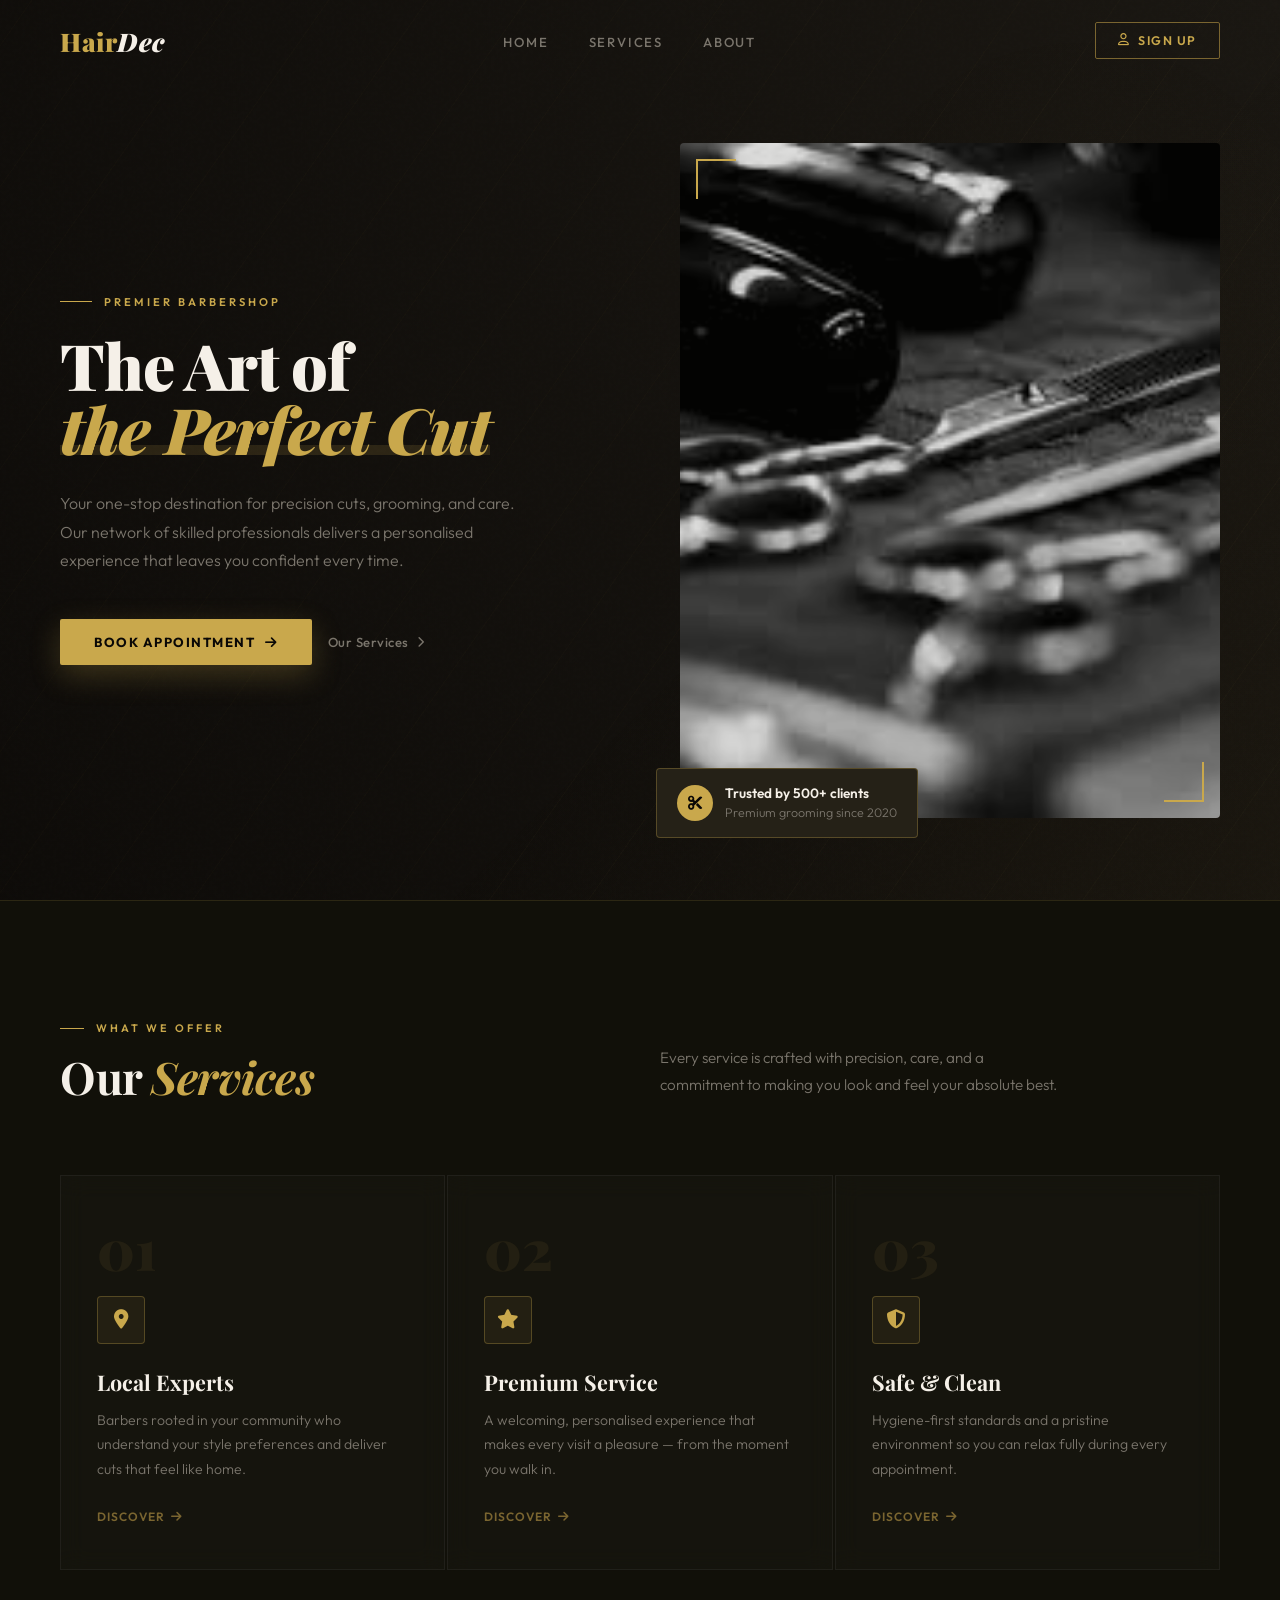
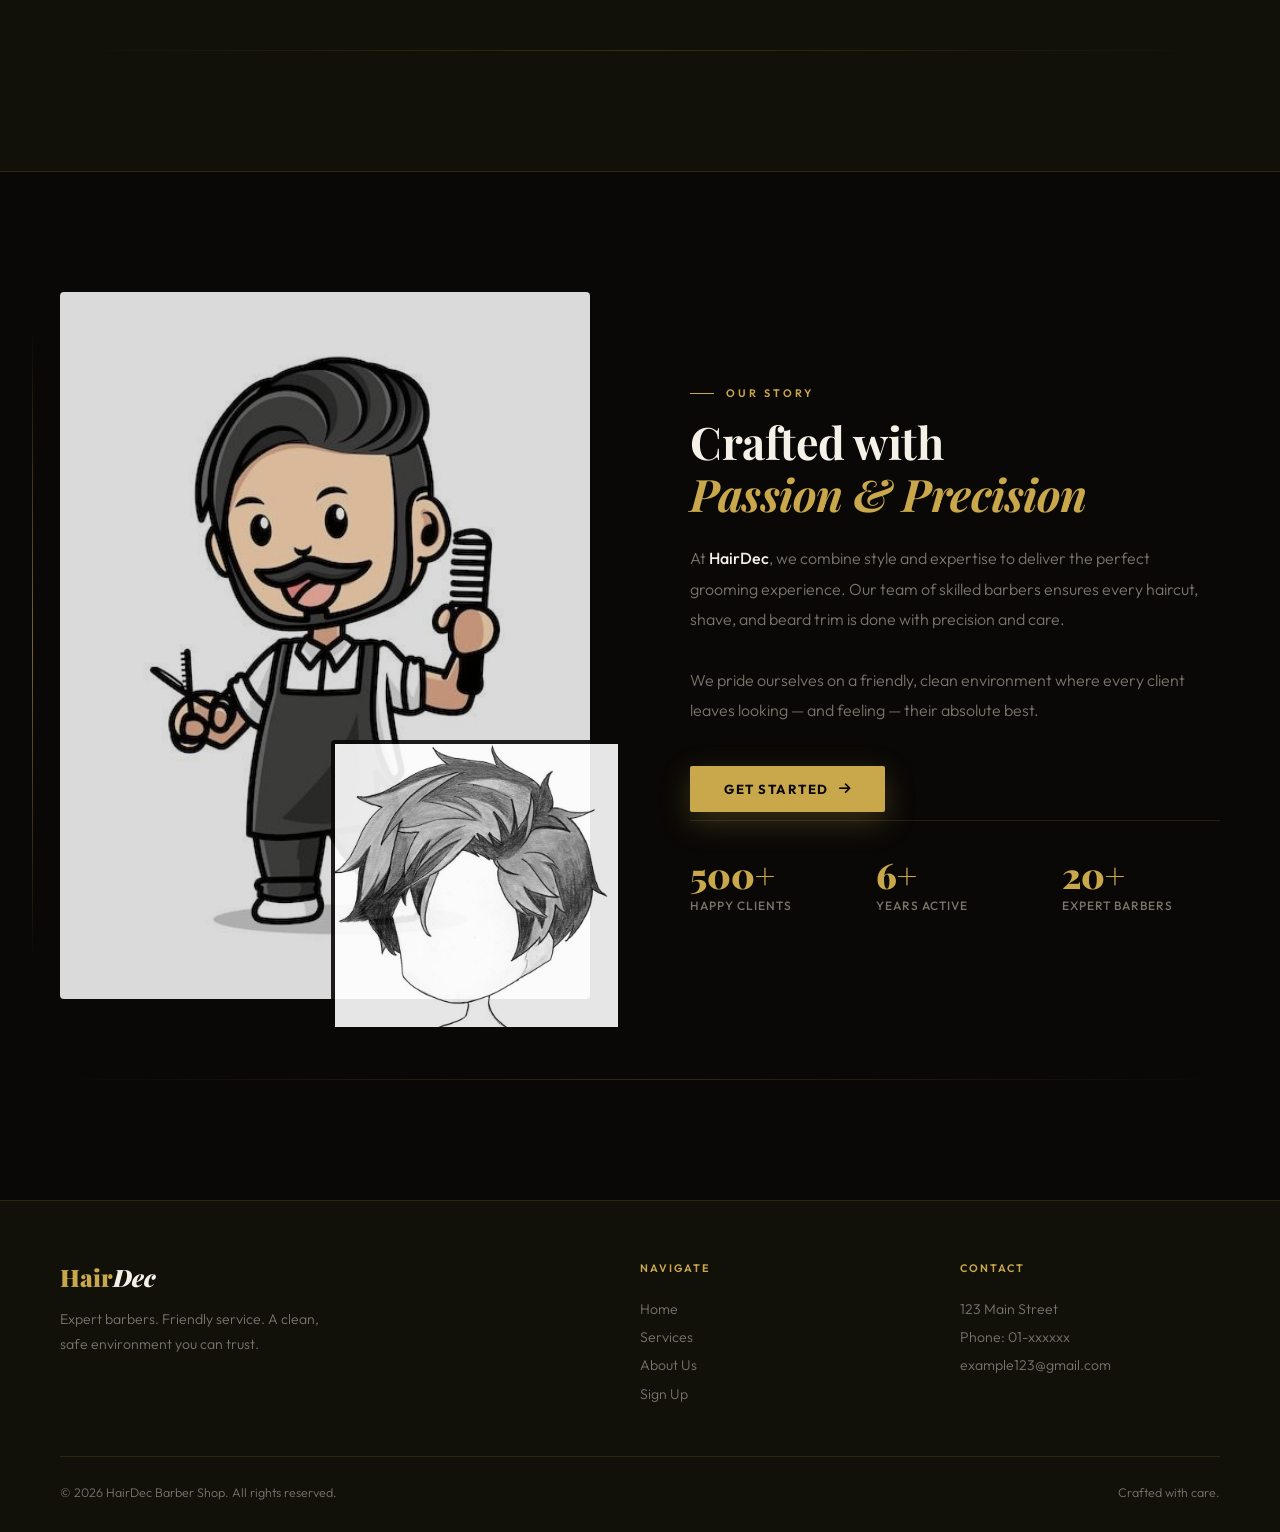
<file: index.html>
<!DOCTYPE html>
<html lang="en">
<head>
    <meta charset="UTF-8">
    <meta name="viewport" content="width=device-width, initial-scale=1.0">
    <title>HairDec — Premier Barbershop</title>
    <link rel="preconnect" href="https://fonts.googleapis.com">
    <link href="https://fonts.googleapis.com/css2?family=Playfair+Display:ital,wght@0,400;0,700;0,900;1,400;1,700&family=Outfit:wght@300;400;500;600&display=swap" rel="stylesheet">
    <link rel="stylesheet" href="https://cdnjs.cloudflare.com/ajax/libs/font-awesome/6.6.0/css/all.min.css" crossorigin="anonymous" referrerpolicy="no-referrer" />
    <style>
    *, *::before, *::after { box-sizing: border-box; margin: 0; padding: 0; }

    :root {
        --black:   #0a0806;
        --dark:    #111009;
        --dark2:   #1a1712;
        --dark3:   #252117;
        --gold:    #c9a84c;
        --gold2:   #e8c96a;
        --gold-dim:#7a6530;
        --cream:   #f5f0e8;
        --text:    #d4cfc6;
        --muted:   #7a756c;
        --border:  rgba(201,168,76,0.15);
        --border2: rgba(201,168,76,0.3);
    }

    html { scroll-behavior: smooth; }

    body {
        font-family: 'Outfit', sans-serif;
        background: var(--black);
        color: var(--text);
        overflow-x: hidden;
        
    }

    /* ── Custom cursor ── */
    .cursor {
        width: 8px; height: 8px;
        background: var(--gold);
        border-radius: 50%;
        position: fixed; top: 0; left: 0;
        pointer-events: none; z-index: 9999;
        transition: transform 0.15s ease;
    }
    .cursor-ring {
        width: 32px; height: 32px;
        border: 1px solid rgba(201,168,76,0.5);
        border-radius: 50%;
        position: fixed; top: 0; left: 0;
        pointer-events: none; z-index: 9998;
        transition: transform 0.08s ease, width 0.2s, height 0.2s, opacity 0.2s;
    }

    /* ── Noise overlay ── */
    body::before {
        content: '';
        position: fixed; inset: 0;
        background-image: url("data:image/svg+xml,%3Csvg viewBox='0 0 256 256' xmlns='http://www.w3.org/2000/svg'%3E%3Cfilter id='noise'%3E%3CfeTurbulence type='fractalNoise' baseFrequency='0.9' numOctaves='4' stitchTiles='stitch'/%3E%3C/filter%3E%3Crect width='100%25' height='100%25' filter='url(%23noise)' opacity='0.04'/%3E%3C/svg%3E");
        opacity: 0.35;
        pointer-events: none; z-index: 1;
    }

    /* ─────────────── NAVBAR ─────────────── */
    .navbar {
        position: fixed; top: 0; left: 0; right: 0;
        z-index: 100;
        display: flex; align-items: center; justify-content: space-between;
        padding: 22px 60px;
        transition: background 0.4s, padding 0.4s, backdrop-filter 0.4s;
    }
    .navbar.scrolled {
        background: rgba(10,8,6,0.88);
        backdrop-filter: blur(16px);
        padding: 14px 60px;
        border-bottom: 1px solid var(--border);
    }
    .nav-logo {
        font-family: 'Playfair Display', serif;
        font-size: 1.6rem;
        font-weight: 900;
        color: var(--gold);
        letter-spacing: 0.5px;
        text-decoration: none;
    }
    .nav-logo span { color: var(--cream); font-style: italic; }
    .nav-links {
        display: flex; gap: 40px; list-style: none;
    }
    .nav-links a {
        color: var(--muted);
        text-decoration: none;
        font-size: 0.82rem;
        font-weight: 500;
        letter-spacing: 1.8px;
        text-transform: uppercase;
        transition: color 0.2s;
        position: relative;
    }
    .nav-links a::after {
        content: '';
        position: absolute; bottom: -4px; left: 0; right: 0;
        height: 1px; background: var(--gold);
        transform: scaleX(0); transform-origin: left;
        transition: transform 0.25s ease;
    }
    .nav-links a:hover { color: var(--gold); }
    .nav-links a:hover::after { transform: scaleX(1); }
    .nav-cta {
        display: flex; align-items: center; gap: 8px;
        padding: 10px 22px;
        background: transparent;
        border: 1px solid var(--gold-dim);
        border-radius: 2px;
        color: var(--gold);
        font-family: 'Outfit', sans-serif;
        font-size: 0.78rem;
        font-weight: 600;
        letter-spacing: 1.5px;
        text-transform: uppercase;
        text-decoration: none;
        
        transition: background 0.2s, color 0.2s, border-color 0.2s;
    }
    .nav-cta:hover {
        background: var(--gold);
        border-color: var(--gold);
        color: var(--black);
    }

    /* ─────────────── HERO ─────────────── */
    #home {
        min-height: 100vh;
        display: flex; align-items: center;
        position: relative;
        overflow: hidden;
        padding: 140px 60px 80px;
    }

    /* diagonal gold line background */
    #home::before {
        content: '';
        position: absolute; inset: 0;
        background:
            linear-gradient(135deg, transparent 60%, rgba(201,168,76,0.04) 100%),
            repeating-linear-gradient(
                -55deg,
                transparent,
                transparent 80px,
                rgba(201,168,76,0.02) 80px,
                rgba(201,168,76,0.02) 81px
            );
        pointer-events: none;
    }
    /* top right glow */
    #home::after {
        content: '';
        position: absolute;
        top: -100px; right: -100px;
        width: 600px; height: 600px;
        background: radial-gradient(circle, rgba(201,168,76,0.07) 0%, transparent 65%);
        pointer-events: none;
    }

    .hero-inner {
        position: relative; z-index: 2;
        max-width: 1200px; margin: 0 auto; width: 100%;
        display: grid;
        grid-template-columns: 1fr 1fr;
        gap: 80px;
        align-items: center;
    }

    .hero-eyebrow {
        display: flex; align-items: center; gap: 12px;
        font-size: 0.7rem; font-weight: 600;
        letter-spacing: 3px; text-transform: uppercase;
        color: var(--gold);
        margin-bottom: 24px;
        animation: fadeUp 0.8s ease both;
    }
    .hero-eyebrow::before {
        content: '';
        width: 32px; height: 1px; background: var(--gold);
    }

    .hero-title {
        font-family: 'Playfair Display', serif;
        font-size: clamp(3rem, 5vw, 5.2rem);
        font-weight: 900;
        line-height: 1.0;
        letter-spacing: -1px;
        color: var(--cream);
        margin-bottom: 28px;
        animation: fadeUp 0.8s ease 0.1s both;
    }
    .hero-title em {
        font-style: italic;
        color: var(--gold);
        display: block;
    }

    .hero-desc {
        font-size: 1rem;
        font-weight: 300;
        line-height: 1.8;
        color: var(--muted);
        max-width: 460px;
        margin-bottom: 44px;
        animation: fadeUp 0.8s ease 0.2s both;
    }

    .hero-actions {
        display: flex; gap: 16px; align-items: center;
        animation: fadeUp 0.8s ease 0.3s both;
    }

    .btn-primary {
        display: inline-flex; align-items: center; gap: 10px;
        padding: 15px 34px;
        background: var(--gold);
        color: var(--black);
        font-family: 'Outfit', sans-serif;
        font-size: 0.82rem; font-weight: 700;
        letter-spacing: 1.5px; text-transform: uppercase;
        text-decoration: none;
        border: none; border-radius: 2px;
        
        transition: background 0.2s, transform 0.15s;
        position: relative; overflow: hidden;
    }
    .btn-primary::after {
        content: '';
        position: absolute; inset: 0;
        background: rgba(255,255,255,0.15);
        transform: translateX(-110%) skewX(-15deg);
        transition: transform 0.4s ease;
    }
    .btn-primary:hover::after { transform: translateX(110%) skewX(-15deg); }
    .btn-primary:hover { transform: translateY(-2px); }

    .btn-ghost {
        display: inline-flex; align-items: center; gap: 8px;
        color: var(--muted);
        font-size: 0.82rem; font-weight: 500;
        letter-spacing: 0.5px;
        text-decoration: none;
        
        transition: color 0.2s;
    }
    .btn-ghost i { font-size: 0.7rem; transition: transform 0.2s; }
    .btn-ghost:hover { color: var(--cream); }
    .btn-ghost:hover i { transform: translateX(4px); }

    /* Hero visual side */
    .hero-visual {
        position: relative;
        animation: fadeIn 1s ease 0.2s both;
    }
    .hero-frame {
        position: relative;
        border-radius: 4px;
        overflow: hidden;
        aspect-ratio: 4/5;
        background: var(--dark2);
    }
    .hero-frame img {
        width: 100%; height: 100%;
        object-fit: cover;
        display: block;
        opacity: 0.85;
        transition: transform 6s ease;
    }
    .hero-frame:hover img { transform: scale(1.04); }

    /* gold corner accents */
    .hero-frame::before,
    .hero-frame::after {
        content: '';
        position: absolute;
        width: 40px; height: 40px;
        border-color: var(--gold);
        border-style: solid;
        z-index: 2;
    }
    .hero-frame::before { top: 16px; left: 16px; border-width: 2px 0 0 2px; }
    .hero-frame::after  { bottom: 16px; right: 16px; border-width: 0 2px 2px 0; }

    .hero-tag {
        position: absolute;
        bottom: -20px; left: -24px;
        background: var(--dark3);
        border: 1px solid var(--border2);
        border-radius: 4px;
        padding: 14px 20px;
        display: flex; align-items: center; gap: 12px;
        backdrop-filter: blur(10px);
        z-index: 3;
    }
    .hero-tag-icon {
        width: 36px; height: 36px;
        background: var(--gold);
        border-radius: 50%;
        display: flex; align-items: center; justify-content: center;
        color: var(--black); font-size: 0.9rem;
        flex-shrink: 0;
    }
    .hero-tag-text { font-size: 0.78rem; line-height: 1.5; }
    .hero-tag-text strong { display: block; color: var(--cream); font-weight: 600; font-size: 0.85rem; }
    .hero-tag-text span { color: var(--muted); font-weight: 300; }

    /* ─────────────── SECTION COMMON ─────────────── */
    section { position: relative; z-index: 2; }

    .section-eyebrow {
        display: flex; align-items: center; gap: 12px;
        font-size: 0.68rem; font-weight: 600;
        letter-spacing: 3px; text-transform: uppercase;
        color: var(--gold); margin-bottom: 16px;
    }
    .section-eyebrow::before {
        content: ''; width: 24px; height: 1px; background: var(--gold);
    }
    .section-title {
        font-family: 'Playfair Display', serif;
        font-size: clamp(2rem, 3.5vw, 3rem);
        font-weight: 700;
        color: var(--cream);
        line-height: 1.15;
        letter-spacing: -0.5px;
    }
    .section-title em { font-style: italic; color: var(--gold); }

    /* ─────────────── SERVICES ─────────────── */
    #services {
        padding: 120px 60px;
        background: var(--dark);
        border-top: 1px solid var(--border);
        border-bottom: 1px solid var(--border);
    }
    .services-inner {
        max-width: 1200px; margin: 0 auto;
    }
    .services-header {
        display: grid;
        grid-template-columns: 1fr 1fr;
        gap: 40px;
        align-items: end;
        margin-bottom: 72px;
    }
    .services-subtitle {
        font-size: 0.95rem; font-weight: 300;
        line-height: 1.8; color: var(--muted);
        max-width: 400px;
        align-self: end;
        padding-bottom: 4px;
    }
    .services-grid {
        display: grid;
        grid-template-columns: repeat(3, 1fr);
        gap: 2px;
    }
    .service-card {
        background: var(--dark2);
        padding: 44px 36px;
        position: relative;
        overflow: hidden;
        transition: background 0.3s;
        
    }
    .service-card:hover { background: var(--dark3); }
    .service-card::before {
        content: '';
        position: absolute; top: 0; left: 0; right: 0;
        height: 2px;
        background: linear-gradient(90deg, var(--gold-dim), var(--gold));
        transform: scaleX(0); transform-origin: left;
        transition: transform 0.4s ease;
    }
    .service-card:hover::before { transform: scaleX(1); }

    .service-number {
        font-family: 'Playfair Display', serif;
        font-size: 3.5rem; font-weight: 900;
        color: rgba(201,168,76,0.08);
        line-height: 1;
        margin-bottom: 20px;
        transition: color 0.3s;
    }
    .service-card:hover .service-number { color: rgba(201,168,76,0.14); }

    .service-icon {
        width: 48px; height: 48px;
        background: rgba(201,168,76,0.08);
        border: 1px solid var(--border2);
        border-radius: 4px;
        display: flex; align-items: center; justify-content: center;
        font-size: 1.2rem; color: var(--gold);
        margin-bottom: 24px;
        transition: background 0.3s;
    }
    .service-card:hover .service-icon { background: rgba(201,168,76,0.14); }

    .service-name {
        font-family: 'Playfair Display', serif;
        font-size: 1.35rem; font-weight: 700;
        color: var(--cream);
        margin-bottom: 12px;
    }
    .service-desc {
        font-size: 0.88rem; font-weight: 300;
        line-height: 1.75; color: var(--muted);
    }
    .service-arrow {
        display: inline-flex; align-items: center; gap: 6px;
        margin-top: 28px;
        font-size: 0.75rem; font-weight: 600;
        letter-spacing: 1px; text-transform: uppercase;
        color: var(--gold-dim);
        transition: color 0.2s, gap 0.2s;
    }
    .service-card:hover .service-arrow { color: var(--gold); gap: 10px; }

    /* ─────────────── ABOUT ─────────────── */
    #about {
        padding: 120px 60px;
        background: var(--black);
    }
    .about-inner {
        max-width: 1200px; margin: 0 auto;
        display: grid;
        grid-template-columns: 1fr 1fr;
        gap: 100px;
        align-items: center;
    }
    .about-image-wrap {
        position: relative;
    }
    .about-img-main {
        width: 100%;
        aspect-ratio: 3/4;
        object-fit: cover;
        border-radius: 4px;
        display: block;
        background: var(--dark2);
        opacity: 0.85;
    }
    .about-img-accent {
        position: absolute;
        bottom: -32px; right: -32px;
        width: 55%;
        aspect-ratio: 1;
        object-fit: cover;
        border-radius: 4px;
        border: 4px solid var(--black);
        background: var(--dark3);
        opacity: 0.9;
    }
    /* decorative vertical line */
    .about-image-wrap::before {
        content: '';
        position: absolute;
        left: -28px; top: 40px; bottom: 40px;
        width: 1px;
        background: linear-gradient(to bottom, transparent, var(--gold-dim), transparent);
    }
    .about-content { padding-top: 8px; }
    .about-body {
        font-size: 1rem; font-weight: 300;
        line-height: 1.9; color: var(--muted);
        margin: 24px 0 40px;
    }
    .about-body strong { color: var(--cream); font-weight: 500; }
    .about-stats {
        display: grid; grid-template-columns: repeat(3, 1fr);
        gap: 28px;
        padding-top: 36px;
        border-top: 1px solid var(--border);
        margin-top: 8px;
    }
    .about-stat-num {
        font-family: 'Playfair Display', serif;
        font-size: 2.2rem; font-weight: 900;
        color: var(--gold);
        line-height: 1;
        margin-bottom: 6px;
    }
    .about-stat-label {
        font-size: 0.75rem; font-weight: 500;
        letter-spacing: 1px; text-transform: uppercase;
        color: var(--muted);
    }

    /* ─────────────── FOOTER ─────────────── */
    footer {
        background: var(--dark);
        border-top: 1px solid var(--border);
        padding: 60px 60px 32px;
        position: relative; z-index: 2;
    }
    .footer-inner {
        max-width: 1200px; margin: 0 auto;
        display: grid;
        grid-template-columns: 2fr 1fr 1fr;
        gap: 60px;
        padding-bottom: 48px;
        border-bottom: 1px solid var(--border);
        margin-bottom: 28px;
    }
    .footer-brand-name {
        font-family: 'Playfair Display', serif;
        font-size: 1.5rem; font-weight: 900;
        color: var(--gold);
        margin-bottom: 14px;
    }
    .footer-brand-name span { color: var(--cream); font-style: italic; }
    .footer-tagline {
        font-size: 0.88rem; font-weight: 300;
        line-height: 1.75; color: var(--muted);
        max-width: 260px;
    }
    .footer-col h5 {
        font-size: 0.68rem; font-weight: 600;
        letter-spacing: 2px; text-transform: uppercase;
        color: var(--gold);
        margin-bottom: 20px;
    }
    .footer-col p, .footer-col a {
        font-size: 0.88rem; font-weight: 300;
        color: var(--muted);
        line-height: 2;
        display: block;
        text-decoration: none;
        transition: color 0.2s;
    }
    .footer-col a:hover { color: var(--cream); }
    .footer-bottom {
        max-width: 1200px; margin: 0 auto;
        display: flex; align-items: center; justify-content: space-between;
        font-size: 0.78rem; color: var(--muted); font-weight: 300;
    }

    /* ─────────────── SCROLL REVEAL ─────────────── */
    .reveal {
        opacity: 0;
        transform: translateY(30px);
        transition: opacity 0.7s ease, transform 0.7s ease;
    }
    .reveal.visible {
        opacity: 1;
        transform: translateY(0);
    }

    /* ─────────────── ANIMATIONS ─────────────── */
    @keyframes fadeUp {
        from { opacity: 0; transform: translateY(24px); }
        to   { opacity: 1; transform: translateY(0); }
    }
    @keyframes fadeIn {
        from { opacity: 0; }
        to   { opacity: 1; }
    }

    /* ─────────────── RESPONSIVE ─────────────── */
    @media (max-width: 900px) {
        .navbar { padding: 18px 24px; }
        .navbar.scrolled { padding: 12px 24px; }
        .nav-links { display: none; }
        #home { padding: 120px 24px 60px; }
        .hero-inner { grid-template-columns: 1fr; gap: 48px; }
        .hero-visual { display: none; }
        #services { padding: 80px 24px; }
        .services-header { grid-template-columns: 1fr; gap: 16px; }
        .services-grid { grid-template-columns: 1fr; gap: 2px; }
        #about { padding: 80px 24px; }
        .about-inner { grid-template-columns: 1fr; gap: 48px; }
        .about-image-wrap { display: none; }
        footer { padding: 48px 24px 24px; }
        .footer-inner { grid-template-columns: 1fr; gap: 36px; }
        .footer-bottom { flex-direction: column; gap: 8px; text-align: center; }
    }

    /* ───────── UI UPGRADE PACK ───────── */

/* Background upgrade */
body {
    background: radial-gradient(circle at top right, #1a1712, #0a0806 60%);
}

/* Progress bar */
#progressBar {
    position: fixed;
    top: 0;
    left: 0;
    height: 3px;
    background: var(--gold);
    width: 0%;
    z-index: 9999;
}

/* Hero highlight animation */
.hero-title em {
    position: relative;
    display: inline-block;
}
.hero-title em::after {
    content: '';
    position: absolute;
    left: 0;
    bottom: 6px;
    width: 100%;
    height: 10px;
    background: rgba(201,168,76,0.15);
    z-index: -1;
    transform: scaleX(0);
    transform-origin: left;
    animation: highlight 1s ease 0.6s forwards;
}
@keyframes highlight {
    to { transform: scaleX(1); }
}

/* Floating image */
.hero-frame {
    animation: float 6s ease-in-out infinite;
}
@keyframes float {
    0%,100% { transform: translateY(0); }
    50% { transform: translateY(-12px); }
}

/* Glass cards */
.service-card {
    background: rgba(255,255,255,0.02);
    backdrop-filter: blur(12px);
    border: 1px solid rgba(255,255,255,0.05);
    transition: transform 0.2s ease, background 0.3s;
}

/* Premium button glow */
.btn-primary {
    box-shadow: 0 10px 30px rgba(201,168,76,0.25);
}
.btn-primary:hover {
    box-shadow: 0 15px 40px rgba(201,168,76,0.4);
}

/* Navbar hover lift */
.nav-links a:hover {
    transform: translateY(-2px);
}

/* Section divider glow */
section::after {
    content: '';
    display: block;
    width: 100%;
    height: 1px;
    background: linear-gradient(to right, transparent, var(--gold), transparent);
    opacity: 0.2;
    margin-top: 80px;
}

/* Page fade */
body {
    animation: fadeInPage 0.6s ease;
}
@keyframes fadeInPage {
    from { opacity: 0; }
    to { opacity: 1; }
}
    </style>
</head>
<body>
<div id="progressBar"></div>

<!-- ── NAVBAR ── -->
<nav class="navbar" id="navbar">
    <a href="#home" class="nav-logo">Hair<span>Dec</span></a>
    <ul class="nav-links">
        <li><a href="#home">Home</a></li>
        <li><a href="#services">Services</a></li>
        <li><a href="#about">About</a></li>
    </ul>
    <a href="userSignUp.html" class="nav-cta">
        <i class="fa-regular fa-user"></i>
        Sign Up
    </a>
</nav>

<!-- ── HERO ── -->
<section id="home">
    <div class="hero-inner">
        <div class="hero-content">
            <div class="hero-eyebrow">Premier Barbershop</div>
            <h1 class="hero-title">
                The Art of<br>
                <em>the Perfect Cut</em>
            </h1>
            <p class="hero-desc">
                Your one-stop destination for precision cuts, grooming, and care. Our network of skilled professionals delivers a personalised experience that leaves you confident every time.
            </p>
            <div class="hero-actions">
                <a href="userSignUp.html" class="btn-primary">
                    Book Appointment
                    <i class="fa-solid fa-arrow-right"></i>
                </a>
                <a href="#services" class="btn-ghost">
                    Our Services
                    <i class="fa-solid fa-chevron-right"></i>
                </a>
            </div>
        </div>

        <div class="hero-visual">
            <div class="hero-frame">
                <img src="images/Homepage_img.jfif" alt="HairDec barbershop">
            </div>
            <div class="hero-tag">
                <div class="hero-tag-icon"><i class="fa-solid fa-scissors"></i></div>
                <div class="hero-tag-text">
                    <strong>Trusted by 500+ clients</strong>
                    <span>Premium grooming since 2020</span>
                </div>
            </div>
        </div>
    </div>
</section>

<!-- ── SERVICES ── -->
<section id="services">
    <div class="services-inner">
        <div class="services-header reveal">
            <div>
                <div class="section-eyebrow">What We Offer</div>
                <h2 class="section-title">Our <em>Services</em></h2>
            </div>
            <p class="services-subtitle">
                Every service is crafted with precision, care, and a commitment to making you look and feel your absolute best.
            </p>
        </div>

        <div class="services-grid">
            <div class="service-card reveal">
                <div class="service-number">01</div>
                <div class="service-icon"><i class="fa-solid fa-location-dot"></i></div>
                <div class="service-name">Local Experts</div>
                <p class="service-desc">Barbers rooted in your community who understand your style preferences and deliver cuts that feel like home.</p>
                <div class="service-arrow">Discover <i class="fa-solid fa-arrow-right"></i></div>
            </div>
            <div class="service-card reveal" style="transition-delay:0.1s">
                <div class="service-number">02</div>
                <div class="service-icon"><i class="fa-solid fa-star"></i></div>
                <div class="service-name">Premium Service</div>
                <p class="service-desc">A welcoming, personalised experience that makes every visit a pleasure — from the moment you walk in.</p>
                <div class="service-arrow">Discover <i class="fa-solid fa-arrow-right"></i></div>
            </div>
            <div class="service-card reveal" style="transition-delay:0.2s">
                <div class="service-number">03</div>
                <div class="service-icon"><i class="fa-solid fa-shield-halved"></i></div>
                <div class="service-name">Safe & Clean</div>
                <p class="service-desc">Hygiene-first standards and a pristine environment so you can relax fully during every appointment.</p>
                <div class="service-arrow">Discover <i class="fa-solid fa-arrow-right"></i></div>
            </div>
        </div>
    </div>
</section>

<!-- ── ABOUT ── -->
<section id="about">
    <div class="about-inner">
        <div class="about-image-wrap reveal">
            <img src="images/barberlogo.jpg" alt="HairDec barber" class="about-img-main">
            <img src="images/homepage_img2.jpg" alt="Barbershop interior" class="about-img-accent">
        </div>
        <div class="about-content reveal">
            <div class="section-eyebrow">Our Story</div>
            <h2 class="section-title">Crafted with<br><em>Passion & Precision</em></h2>
            <p class="about-body">
                At <strong>HairDec</strong>, we combine style and expertise to deliver the perfect grooming experience. Our team of skilled barbers ensures every haircut, shave, and beard trim is done with precision and care.<br><br>
                We pride ourselves on a friendly, clean environment where every client leaves looking — and feeling — their absolute best.
            </p>
            <a href="userSignUp.html" class="btn-primary" style="display:inline-flex;">
                Get Started
                <i class="fa-solid fa-arrow-right"></i>
            </a>
            <div class="about-stats">
                <div>
                    <div class="about-stat-num">500+</div>
                    <div class="about-stat-label">Happy Clients</div>
                </div>
                <div>
                    <div class="about-stat-num">6+</div>
                    <div class="about-stat-label">Years Active</div>
                </div>
                <div>
                    <div class="about-stat-num">20+</div>
                    <div class="about-stat-label">Expert Barbers</div>
                </div>
            </div>
        </div>
    </div>
</section>

<!-- ── FOOTER ── -->
<footer>
    <div class="footer-inner">
        <div>
            <div class="footer-brand-name">Hair<span>Dec</span></div>
            <p class="footer-tagline">Expert barbers. Friendly service. A clean, safe environment you can trust.</p>
        </div>
        <div class="footer-col">
            <h5>Navigate</h5>
            <a href="#home">Home</a>
            <a href="#services">Services</a>
            <a href="#about">About Us</a>
            <a href="userSignUp.html">Sign Up</a>
        </div>
        <div class="footer-col">
            <h5>Contact</h5>
            <p>123 Main Street</p>
            <p>Phone: 01-xxxxxx</p>
            <p>example123@gmail.com</p>
        </div>
    </div>
    <div class="footer-bottom">
        <p>&copy; 2026 HairDec Barber Shop. All rights reserved.</p>
        <p>Crafted with care.</p>
    </div>
</footer>

<script>
// ── Navbar scroll
const navbar = document.getElementById('navbar');
window.addEventListener('scroll', () => {
    navbar.classList.toggle('scrolled', window.scrollY > 40);
});

// ── Scroll reveal
const revealEls = document.querySelectorAll('.reveal');
const io = new IntersectionObserver(entries => {
    entries.forEach(e => { if(e.isIntersecting) { e.target.classList.add('visible'); io.unobserve(e.target); } });
}, { threshold: 0.12 });
revealEls.forEach(el => io.observe(el));

// ── Scroll progress bar
window.addEventListener('scroll', () => {
    const scroll = window.scrollY;
    const height = document.body.scrollHeight - window.innerHeight;
    document.getElementById('progressBar').style.width =
        (scroll / height) * 100 + '%';
});

// ── 3D tilt effect for cards
document.querySelectorAll('.service-card').forEach(card => {
    card.addEventListener('mousemove', e => {
        const rect = card.getBoundingClientRect();
        const x = e.clientX - rect.left;
        const y = e.clientY - rect.top;

        const rotateX = (y / rect.height - 0.5) * 10;
        const rotateY = (x / rect.width - 0.5) * -10;

        card.style.transform =
            `perspective(600px) rotateX(${rotateX}deg) rotateY(${rotateY}deg)`;
    });

    card.addEventListener('mouseleave', () => {
        card.style.transform = `perspective(600px) rotateX(0) rotateY(0)`;
    });
});
</script>
</body>
</html>
</file>
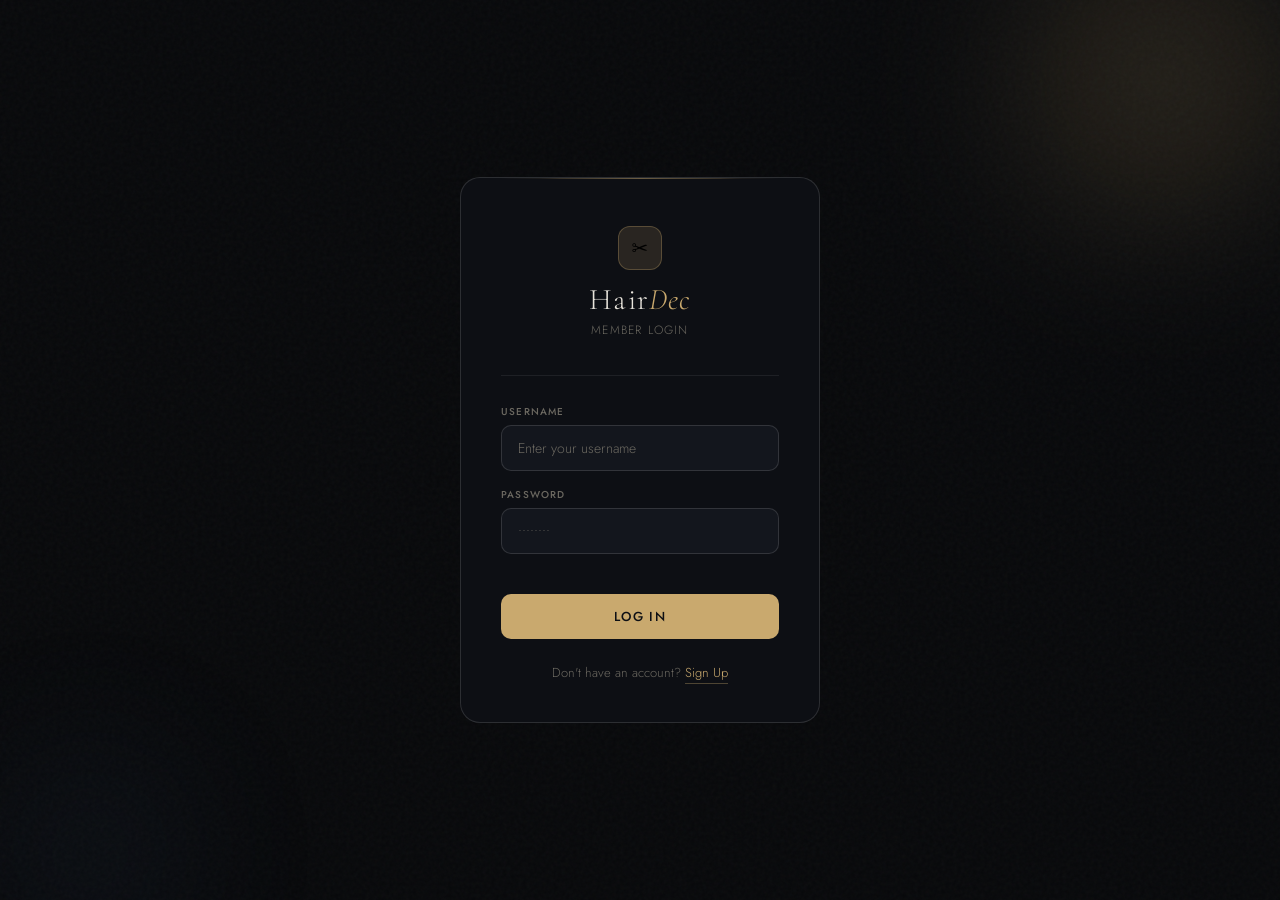
<file: userLogIn.html>
<!DOCTYPE html>
<html lang="en">
<head>
  <meta charset="UTF-8">
  <meta name="viewport" content="width=device-width, initial-scale=1.0">
  <title>HairDec — Login</title>
  <link rel="preconnect" href="https://fonts.googleapis.com">
  <link rel="preconnect" href="https://fonts.gstatic.com" crossorigin>
  <link href="https://fonts.googleapis.com/css2?family=Cormorant+Garamond:ital,wght@0,300;0,400;1,300;1,400&family=Jost:wght@300;400;500&display=swap" rel="stylesheet">
  <style>
    *, *::before, *::after { box-sizing: border-box; margin: 0; padding: 0; }

    :root {
      --bg:         #08090B;
      --surface:    #0D0F14;
      --surface2:   #13161D;
      --border:     rgba(255,255,255,0.07);
      --border2:    rgba(255,255,255,0.13);
      --text:       #E8E4DC;
      --muted:      #6B6860;
      --gold:       #C9A96E;
      --gold-dim:   rgba(201,169,110,0.15);
      --gold-glow:  rgba(201,169,110,0.08);
      --serif:      'Cormorant Garamond', Georgia, serif;
      --sans:       'Jost', system-ui, sans-serif;
    }

    body {
      font-family: var(--sans);
      background: var(--bg);
      min-height: 100vh;
      display: flex;
      align-items: center;
      justify-content: center;
      overflow: hidden;
      position: relative;
    }

    /* ── Ambient background orbs ── */
    body::before, body::after {
      content: '';
      position: fixed;
      border-radius: 50%;
      pointer-events: none;
      filter: blur(80px);
      opacity: 0.25;
    }
    body::before {
      width: 400px; height: 400px;
      background: radial-gradient(circle, #C9A96E 0%, transparent 70%);
      top: -120px; right: -80px;
      animation: drift1 14s ease-in-out infinite alternate;
    }
    body::after {
      width: 300px; height: 300px;
      background: radial-gradient(circle, #4a6fa5 0%, transparent 70%);
      bottom: -100px; left: -60px;
      animation: drift2 18s ease-in-out infinite alternate;
      opacity: 0.12;
    }

    @keyframes drift1 { from { transform: translate(0,0); } to { transform: translate(-30px, 40px); } }
    @keyframes drift2 { from { transform: translate(0,0); } to { transform: translate(40px, -30px); } }

    /* ── Noise grain overlay ── */
    .grain {
      position: fixed; inset: 0;
      background-image: url("data:image/svg+xml,%3Csvg viewBox='0 0 256 256' xmlns='http://www.w3.org/2000/svg'%3E%3Cfilter id='noise'%3E%3CfeTurbulence type='fractalNoise' baseFrequency='0.9' numOctaves='4' stitchTiles='stitch'/%3E%3C/filter%3E%3Crect width='100%25' height='100%25' filter='url(%23noise)' opacity='1'/%3E%3C/svg%3E");
      opacity: 0.035;
      pointer-events: none;
      z-index: 0;
    }

    /* ── Card ── */
    .card {
      position: relative;
      z-index: 1;
      width: 360px;
      background: var(--surface);
      border: 0.5px solid var(--border2);
      border-radius: 20px;
      padding: 3rem 2.5rem 2.5rem;
      animation: rise 0.7s cubic-bezier(0.22,1,0.36,1) both;
    }

    @keyframes rise {
      from { opacity: 0; transform: translateY(24px); }
      to   { opacity: 1; transform: translateY(0); }
    }

    /* subtle inner glow at top */
    .card::before {
      content: '';
      position: absolute;
      top: 0; left: 10%; right: 10%;
      height: 1px;
      background: linear-gradient(90deg, transparent, var(--gold), transparent);
      border-radius: 50%;
      opacity: 0.5;
    }

    /* ── Brand mark ── */
    .brand {
      text-align: center;
      margin-bottom: 2.25rem;
    }

    .brand-scissors {
      display: inline-flex;
      align-items: center;
      justify-content: center;
      width: 44px; height: 44px;
      background: var(--gold-dim);
      border: 0.5px solid rgba(201,169,110,0.3);
      border-radius: 12px;
      margin-bottom: 0.9rem;
      font-size: 20px;
    }

    .brand h1 {
      font-family: var(--serif);
      font-size: 30px;
      font-weight: 300;
      color: var(--text);
      letter-spacing: 0.04em;
      line-height: 1;
    }

    .brand h1 em {
      font-style: italic;
      color: var(--gold);
    }

    .brand p {
      margin-top: 0.4rem;
      font-size: 12px;
      font-weight: 300;
      letter-spacing: 0.1em;
      text-transform: uppercase;
      color: var(--muted);
    }

    /* ── Divider ── */
    .divider {
      height: 0.5px;
      background: var(--border);
      margin-bottom: 1.75rem;
    }

    /* ── Field group ── */
    .field {
      margin-bottom: 1rem;
      position: relative;
    }

    .field label {
      display: block;
      font-size: 10px;
      font-weight: 500;
      letter-spacing: 0.12em;
      text-transform: uppercase;
      color: var(--muted);
      margin-bottom: 6px;
    }

    .field input {
      width: 100%;
      padding: 12px 16px;
      font-family: var(--sans);
      font-size: 14px;
      font-weight: 300;
      color: var(--text);
      background: var(--surface2);
      border: 0.5px solid var(--border2);
      border-radius: 10px;
      outline: none;
      transition: border-color 0.2s, box-shadow 0.2s;
      caret-color: var(--gold);
    }

    .field input::placeholder { color: var(--muted); }

    .field input:focus {
      border-color: rgba(201,169,110,0.5);
      box-shadow: 0 0 0 3px var(--gold-glow);
    }

    /* ── Submit button ── */
    .btn-submit {
      width: 100%;
      margin-top: 1.5rem;
      padding: 13px;
      font-family: var(--sans);
      font-size: 13px;
      font-weight: 500;
      letter-spacing: 0.1em;
      text-transform: uppercase;
      color: #0D0F14;
      background: var(--gold);
      border: none;
      border-radius: 10px;
      cursor: pointer;
      transition: opacity 0.2s, transform 0.15s, box-shadow 0.2s;
      position: relative;
      overflow: hidden;
    }

    .btn-submit::after {
      content: '';
      position: absolute;
      inset: 0;
      background: rgba(255,255,255,0);
      transition: background 0.2s;
    }

    .btn-submit:hover {
      opacity: 0.88;
      transform: translateY(-1px);
      box-shadow: 0 8px 24px rgba(201,169,110,0.25);
    }

    .btn-submit:active {
      transform: scale(0.98);
    }

    /* ── Footer link ── */
    .foot {
      margin-top: 1.5rem;
      text-align: center;
      font-size: 13px;
      font-weight: 300;
      color: var(--muted);
    }

    .foot a {
      color: var(--gold);
      text-decoration: none;
      border-bottom: 0.5px solid rgba(201,169,110,0.35);
      padding-bottom: 1px;
      transition: opacity 0.2s;
    }

    .foot a:hover { opacity: 0.75; }
  </style>
</head>
<body>

  <div class="grain"></div>

  <div class="card">

    <div class="brand">
      <div class="brand-scissors">✂</div>
      <h1>Hair<em>Dec</em></h1>
      <p>Member Login</p>
    </div>

    <div class="divider"></div>

    <form action="php/userlogin.php" method="post">

      <div class="field">
        <label for="username">Username</label>
        <input type="text" id="username" name="username" placeholder="Enter your username" autocomplete="username">
      </div>

      <div class="field">
        <label for="password">Password</label>
        <input type="password" id="password" name="password" placeholder="••••••••" required autocomplete="current-password">
      </div>

      <button type="submit" class="btn-submit">Log In</button>

    </form>

    <p class="foot">Don't have an account? <a href="userSignUp.html">Sign Up</a></p>

  </div>

</body>
</html>
</file>
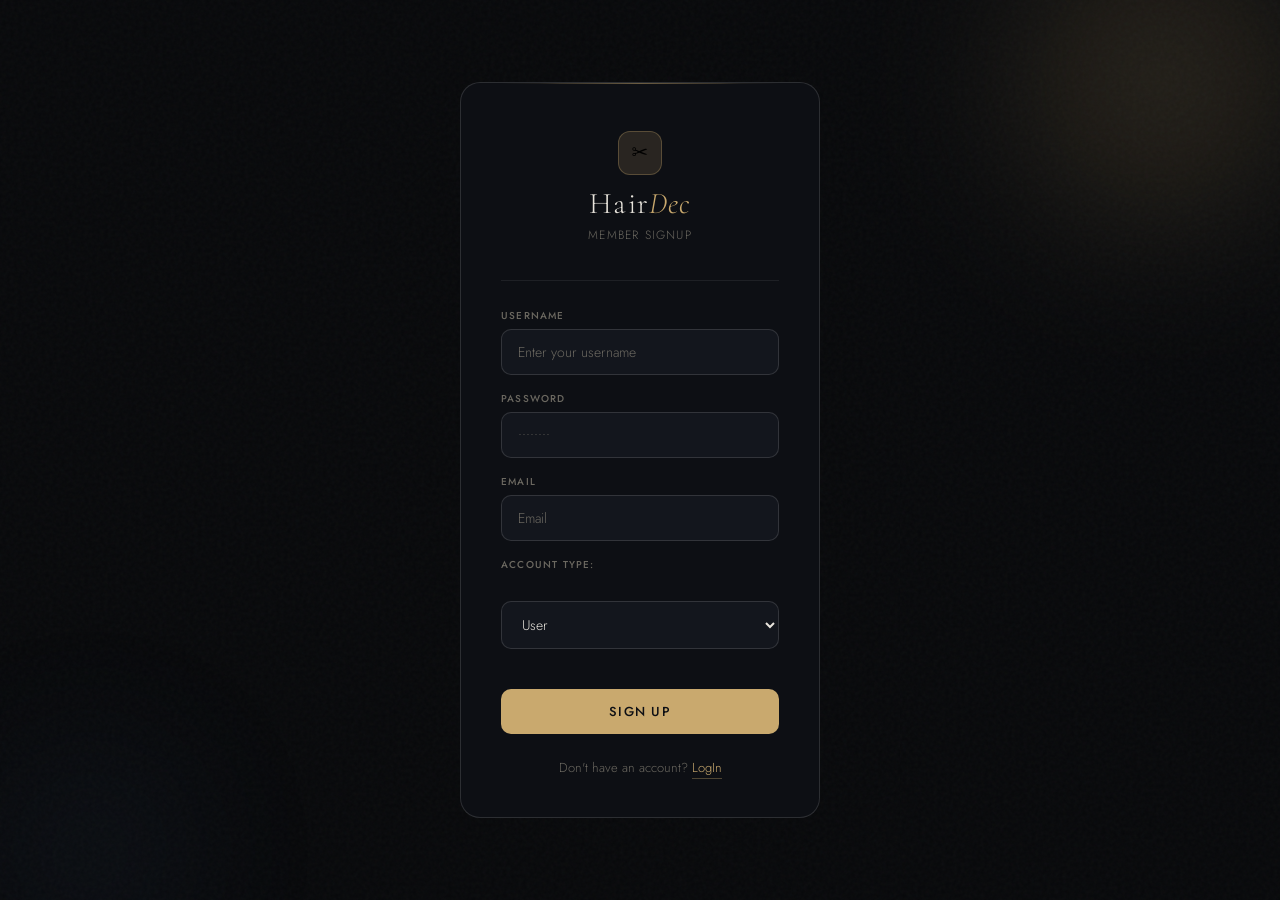
<file: userSignUp.html>
<!DOCTYPE html>
<html lang="en">
<head>
  <meta charset="UTF-8">
  <meta name="viewport" content="width=device-width, initial-scale=1.0">
  <title>HairDec — Login</title>
  <link rel="preconnect" href="https://fonts.googleapis.com">
  <link rel="preconnect" href="https://fonts.gstatic.com" crossorigin>
  <link href="https://fonts.googleapis.com/css2?family=Cormorant+Garamond:ital,wght@0,300;0,400;1,300;1,400&family=Jost:wght@300;400;500&display=swap" rel="stylesheet">
  <style>
    *, *::before, *::after { box-sizing: border-box; margin: 0; padding: 0; }

    :root {
      --bg:         #08090B;
      --surface:    #0D0F14;
      --surface2:   #13161D;
      --border:     rgba(255,255,255,0.07);
      --border2:    rgba(255,255,255,0.13);
      --text:       #E8E4DC;
      --muted:      #6B6860;
      --gold:       #C9A96E;
      --gold-dim:   rgba(201,169,110,0.15);
      --gold-glow:  rgba(201,169,110,0.08);
      --serif:      'Cormorant Garamond', Georgia, serif;
      --sans:       'Jost', system-ui, sans-serif;
    }

    body {
      font-family: var(--sans);
      background: var(--bg);
      min-height: 100vh;
      display: flex;
      align-items: center;
      justify-content: center;
      position: relative;
    }

    body::-webkit-scrollbar{
        display: none;
    }

    /* ── Ambient background orbs ── */
    body::before, body::after {
      content: '';
      position: fixed;
      border-radius: 50%;
      pointer-events: none;
      filter: blur(80px);
      opacity: 0.25;
    }
    body::before {
      width: 400px; height: 400px;
      background: radial-gradient(circle, #C9A96E 0%, transparent 70%);
      top: -120px; right: -80px;
      animation: drift1 14s ease-in-out infinite alternate;
    }
    body::after {
      width: 300px; height: 300px;
      background: radial-gradient(circle, #4a6fa5 0%, transparent 70%);
      bottom: -100px; left: -60px;
      animation: drift2 18s ease-in-out infinite alternate;
      opacity: 0.12;
    }

    @keyframes drift1 { from { transform: translate(0,0); } to { transform: translate(-30px, 40px); } }
    @keyframes drift2 { from { transform: translate(0,0); } to { transform: translate(40px, -30px); } }

    /* ── Noise grain overlay ── */
    .grain {
      position: fixed; inset: 0;
      background-image: url("data:image/svg+xml,%3Csvg viewBox='0 0 256 256' xmlns='http://www.w3.org/2000/svg'%3E%3Cfilter id='noise'%3E%3CfeTurbulence type='fractalNoise' baseFrequency='0.9' numOctaves='4' stitchTiles='stitch'/%3E%3C/filter%3E%3Crect width='100%25' height='100%25' filter='url(%23noise)' opacity='1'/%3E%3C/svg%3E");
      opacity: 0.035;
      pointer-events: none;
      z-index: 0;
    }

    /* ── Card ── */
    .card {
      position: relative;
      z-index: 1;
      width: 360px;
      background: var(--surface);
      border: 0.5px solid var(--border2);
      border-radius: 20px;
      padding: 3rem 2.5rem 2.5rem;
      animation: rise 0.7s cubic-bezier(0.22,1,0.36,1) both;
    }

    @keyframes rise {
      from { opacity: 0; transform: translateY(24px); }
      to   { opacity: 1; transform: translateY(0); }
    }

    /* subtle inner glow at top */
    .card::before {
      content: '';
      position: absolute;
      top: 0; left: 10%; right: 10%;
      height: 1px;
      background: linear-gradient(90deg, transparent, var(--gold), transparent);
      border-radius: 50%;
      opacity: 0.5;
    }

    /* ── Brand mark ── */
    .brand {
      text-align: center;
      margin-bottom: 2.25rem;
    }

    .brand-scissors {
      display: inline-flex;
      align-items: center;
      justify-content: center;
      width: 44px; height: 44px;
      background: var(--gold-dim);
      border: 0.5px solid rgba(201,169,110,0.3);
      border-radius: 12px;
      margin-bottom: 0.9rem;
      font-size: 20px;
    }

    .brand h1 {
      font-family: var(--serif);
      font-size: 30px;
      font-weight: 300;
      color: var(--text);
      letter-spacing: 0.04em;
      line-height: 1;
    }

    .brand h1 em {
      font-style: italic;
      color: var(--gold);
    }

    .brand p {
      margin-top: 0.4rem;
      font-size: 12px;
      font-weight: 300;
      letter-spacing: 0.1em;
      text-transform: uppercase;
      color: var(--muted);
    }

    /* ── Divider ── */
    .divider {
      height: 0.5px;
      background: var(--border);
      margin-bottom: 1.75rem;
    }

    /* ── Field group ── */
    .field {
      margin-bottom: 1rem;
      position: relative;
    }

    .field label {
      display: block;
      font-size: 10px;
      font-weight: 500;
      letter-spacing: 0.12em;
      text-transform: uppercase;
      color: var(--muted);
      margin-bottom: 6px;
    }

    .field input ,select{
      width: 100%;
      padding: 12px 16px;
      font-family: var(--sans);
      font-size: 14px;
      font-weight: 300;
      color: var(--text);
      background: var(--surface2);
      border: 0.5px solid var(--border2);
      border-radius: 10px;
      outline: none;
      transition: border-color 0.2s, box-shadow 0.2s;
      caret-color: var(--gold);
    }



    .field input::placeholder { color: var(--muted); }
    .field select>option{ color: var(--muted); }

    .field input:focus {
      border-color: rgba(201,169,110,0.5);
      box-shadow: 0 0 0 3px var(--gold-glow);
    }

    .field select:focus {
      border-color: rgba(201,169,110,0.5);
      box-shadow: 0 0 0 3px var(--gold-glow);
    }
    /* ── Submit button ── */
    .btn-submit {
      width: 100%;
      margin-top: 1.5rem;
      padding: 13px;
      font-family: var(--sans);
      font-size: 13px;
      font-weight: 500;
      letter-spacing: 0.1em;
      text-transform: uppercase;
      color: #0D0F14;
      background: var(--gold);
      border: none;
      border-radius: 10px;
      cursor: pointer;
      transition: opacity 0.2s, transform 0.15s, box-shadow 0.2s;
      position: relative;
      overflow: hidden;
    }

    .btn-submit::after {
      content: '';
      position: absolute;
      inset: 0;
      background: rgba(255,255,255,0);
      transition: background 0.2s;
    }

    .btn-submit:hover {
      opacity: 0.88;
      transform: translateY(-1px);
      box-shadow: 0 8px 24px rgba(201,169,110,0.25);
    }

    .btn-submit:active {
      transform: scale(0.98);
    }

    /* ── Footer link ── */
    .foot {
      margin-top: 1.5rem;
      text-align: center;
      font-size: 13px;
      font-weight: 300;
      color: var(--muted);
    }

    .foot a {
      color: var(--gold);
      text-decoration: none;
      border-bottom: 0.5px solid rgba(201,169,110,0.35);
      padding-bottom: 1px;
      transition: opacity 0.2s;
    }

    .foot a:hover { opacity: 0.75; }
  </style>
</head>
<body>

  <div class="grain"></div>

  <div class="card">

    <div class="brand">
      <div class="brand-scissors">✂</div>
      <h1>Hair<em>Dec</em></h1>
      <p>Member SignUp</p>
    </div>

    <div class="divider"></div>

    <form action="php/userSignUp.php" method="post">

      <div class="field">
        <label for="username">Username</label>
        <input type="text" id="username" name="username" placeholder="Enter your username" autocomplete="username">
      </div>

      <div class="field">
        <label for="password">Password</label>
        <input type="password" id="password" name="password" placeholder="••••••••" required autocomplete="current-password">
      </div>

      <div class="field">
        <label for="email">Email</label>
            <input type="email" id="email" name="email" placeholder="Email" required>
        </label>
      </div>

      <div class="field">
        <label for="account_type"> Account Type:</label><br>
            <select name="account_type" id="Account_Type">
                <option value="user">User</option>
                <option value="merchant">Merchant</option>
            </select>
      </div>

      <button type="submit" class="btn-submit">Sign Up</button>

    </form>

    <p class="foot">Don't have an account? <a href="userLogIn.html">LogIn</a></p>

  </div>

</body>
</html>
</file>
